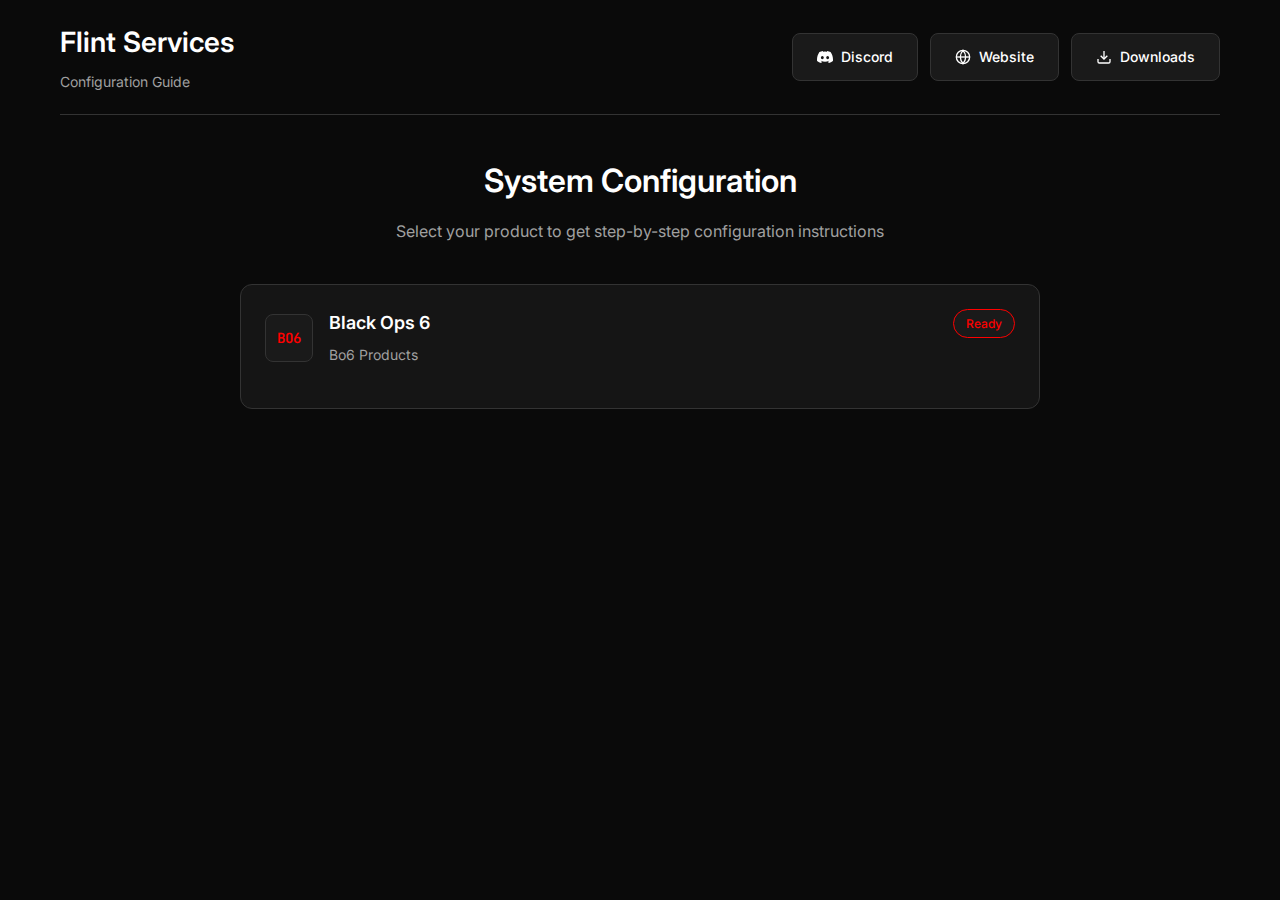
<file: index.html>
<!DOCTYPE html>
<html lang="en">
<head>
    <meta charset="UTF-8">
    <meta name="viewport" content="width=device-width, initial-scale=1.0">
    <title>Flint Services - Configuration Guide</title>
    <link rel="stylesheet" href="style.css">
    <link href="https://fonts.googleapis.com/css2?family=JetBrains+Mono:wght@400;500;600&family=Inter:wght@300;400;500;600;700&display=swap" rel="stylesheet">
</head>
<body>
    <div class="container">
        <div id="product-selection" class="screen active">
            <div class="header">
                <div class="logo">
                    <h1>Flint Services</h1>
                    <span class="subtitle">Configuration Guide</span>
                </div>
                <div class="header-actions">
                    <a href="https://discord.gg/flintservices" class="btn secondary" target="_blank">
                        <svg width="16" height="16" viewBox="0 0 24 24" fill="currentColor">
                            <path d="M20.317 4.37a19.791 19.791 0 0 0-4.885-1.515a.074.074 0 0 0-.079.037c-.21.375-.444.864-.608 1.25a18.27 18.27 0 0 0-5.487 0a12.64 12.64 0 0 0-.617-1.25a.077.077 0 0 0-.079-.037A19.736 19.736 0 0 0 3.677 4.37a.07.07 0 0 0-.032.027C.533 9.046-.32 13.58.099 18.057a.082.082 0 0 0 .031.057a19.9 19.9 0 0 0 5.993 3.03a.078.078 0 0 0 .084-.028a14.09 14.09 0 0 0 1.226-1.994a.076.076 0 0 0-.041-.106a13.107 13.107 0 0 1-1.872-.892a.077.077 0 0 1-.008-.128a10.2 10.2 0 0 0 .372-.292a.074.074 0 0 1 .077-.01c3.928 1.793 8.18 1.793 12.062 0a.074.074 0 0 1 .078.01c.12.098.246.198.373.292a.077.077 0 0 1-.006.127a12.299 12.299 0 0 1-1.873.892a.077.077 0 0 0-.041.107c.36.698.772 1.362 1.225 1.993a.076.076 0 0 0 .084.028a19.839 19.839 0 0 0 6.002-3.03a.077.077 0 0 0 .032-.054c.5-5.177-.838-9.674-3.549-13.66a.061.061 0 0 0-.031-.03zM8.02 15.33c-1.183 0-2.157-1.085-2.157-2.419c0-1.333.956-2.419 2.157-2.419c1.21 0 2.176 1.096 2.157 2.42c0 1.333-.956 2.418-2.157 2.418zm7.975 0c-1.183 0-2.157-1.085-2.157-2.419c0-1.333.955-2.419 2.157-2.419c1.21 0 2.176 1.096 2.157 2.42c0 1.333-.946 2.418-2.157 2.418z"/>
                        </svg>
                        Discord
                    </a>
                    <a href="https://flintsoftwares.com/" class="btn secondary" target="_blank">
                        <svg width="16" height="16" viewBox="0 0 24 24" fill="none" stroke="currentColor" stroke-width="2">
                            <circle cx="12" cy="12" r="10"/>
                            <line x1="2" y1="12" x2="22" y2="12"/>
                            <path d="M12 2a15.3 15.3 0 0 1 4 10 15.3 15.3 0 0 1-4 10 15.3 15.3 0 0 1-4-10 15.3 15.3 0 0 1 4-10z"/>
                        </svg>
                        Website
                    </a>
                    <a href="downloads.html" class="btn secondary">
                        <svg width="16" height="16" viewBox="0 0 24 24" fill="none" stroke="currentColor" stroke-width="2">
                            <path d="M21 15v4a2 2 0 0 1-2 2H5a2 2 0 0 1-2-2v-4"/>
                            <polyline points="7,10 12,15 17,10"/>
                            <line x1="12" y1="15" x2="12" y2="3"/>
                        </svg>
                        Downloads
                    </a>
                </div>
            </div>
            
            <div class="main-content">
                <div class="title-section">
                    <h2>System Configuration</h2>
                    <p>Select your product to get step-by-step configuration instructions</p>
                </div>
                
                <div class="product-grid">
                    <div class="product-card" data-product="bo6">
                        <div class="product-header">
                            <div class="product-icon">BO6</div>
                            <div class="product-info">
                                <h3>Black Ops 6</h3>
                                <span>Bo6 Products</span>
                            </div>
                        </div>
                        <div class="product-status">Ready</div>
                    </div>
                </div>
            </div>
        </div>

        <div id="guide-screen" class="screen">
            <div class="header">
                <button id="back-btn" class="back-btn">
                    <svg width="16" height="16" viewBox="0 0 24 24" fill="none" stroke="currentColor" stroke-width="2">
                        <path d="M19 12H5M12 19l-7-7 7-7"/>
                    </svg>
                    Back
                </button>
                <div class="guide-title">
                    <h1 id="guide-title">Configuration Guide</h1>
                    <div class="progress">
                        <span id="progress-text">Step 1 of 6</span>
                        <div class="progress-bar">
                            <div class="progress-fill" id="progress-fill"></div>
                        </div>
                    </div>
                </div>
            </div>

            <div class="main-content">
                <div class="step-container">
                    <div class="step-header">
                        <div class="step-number" id="step-number">01</div>
                        <div class="step-info">
                            <h2 id="step-title">Step Title</h2>
                            <p id="step-description">Step description...</p>
                        </div>
                    </div>
                    
                    <div class="step-content">
                        <div class="instructions">
                            <h3>Instructions</h3>
                            <ol id="instructions-list">
                            </ol>
                        </div>
                        
                        <div class="downloads" id="download-section" style="display: none;">
                            <h3>Downloads</h3>
                            <div class="download-links" id="download-links">
                            </div>
                        </div>
                        
                        <div class="warning" id="step-warning" style="display: none;">
                            <div class="warning-icon">⚠</div>
                            <div class="warning-content">
                                <h4>Warning</h4>
                                <p id="warning-text">Warning message...</p>
                            </div>
                        </div>
                    </div>
                    
                    <div class="actions">
                        <button id="validate-btn" class="btn primary">
                            <svg width="16" height="16" viewBox="0 0 24 24" fill="none" stroke="currentColor" stroke-width="2">
                                <polyline points="20,6 9,17 4,12"/>
                            </svg>
                            Complete
                        </button>
                        <button id="next-btn" class="btn secondary" style="display: none;">
                            Next
                            <svg width="16" height="16" viewBox="0 0 24 24" fill="none" stroke="currentColor" stroke-width="2">
                                <path d="M5 12h14M12 5l7 7-7 7"/>
                            </svg>
                        </button>
                    </div>
                </div>
            </div>
        </div>

        <div id="completion-screen" class="screen">
            <div class="header">
                <div class="logo">
                    <h1>Arten Software</h1>
                    <span class="subtitle">Configuration Complete</span>
                </div>
            </div>
            
            <div class="main-content">
                <div class="completion-container">
                    <div class="completion-icon">✓</div>
                    <h2>Configuration Complete</h2>
                    <p>Your system is now properly configured for <span id="completed-product"></span></p>
                    
                    <div class="summary" id="completion-summary">
                    </div>
                    
                    <button id="restart-btn" class="btn primary">
                        <svg width="16" height="16" viewBox="0 0 24 24" fill="none" stroke="currentColor" stroke-width="2">
                            <polyline points="1,4 1,10 7,10"/>
                            <path d="M3.51 15a9 9 0 1 0 2.13-9.36L1 10"/>
                        </svg>
                        Start Over
                    </button>
                </div>
            </div>
        </div>
    </div>

    <script src="script.js"></script>
</body>
</html>
</file>
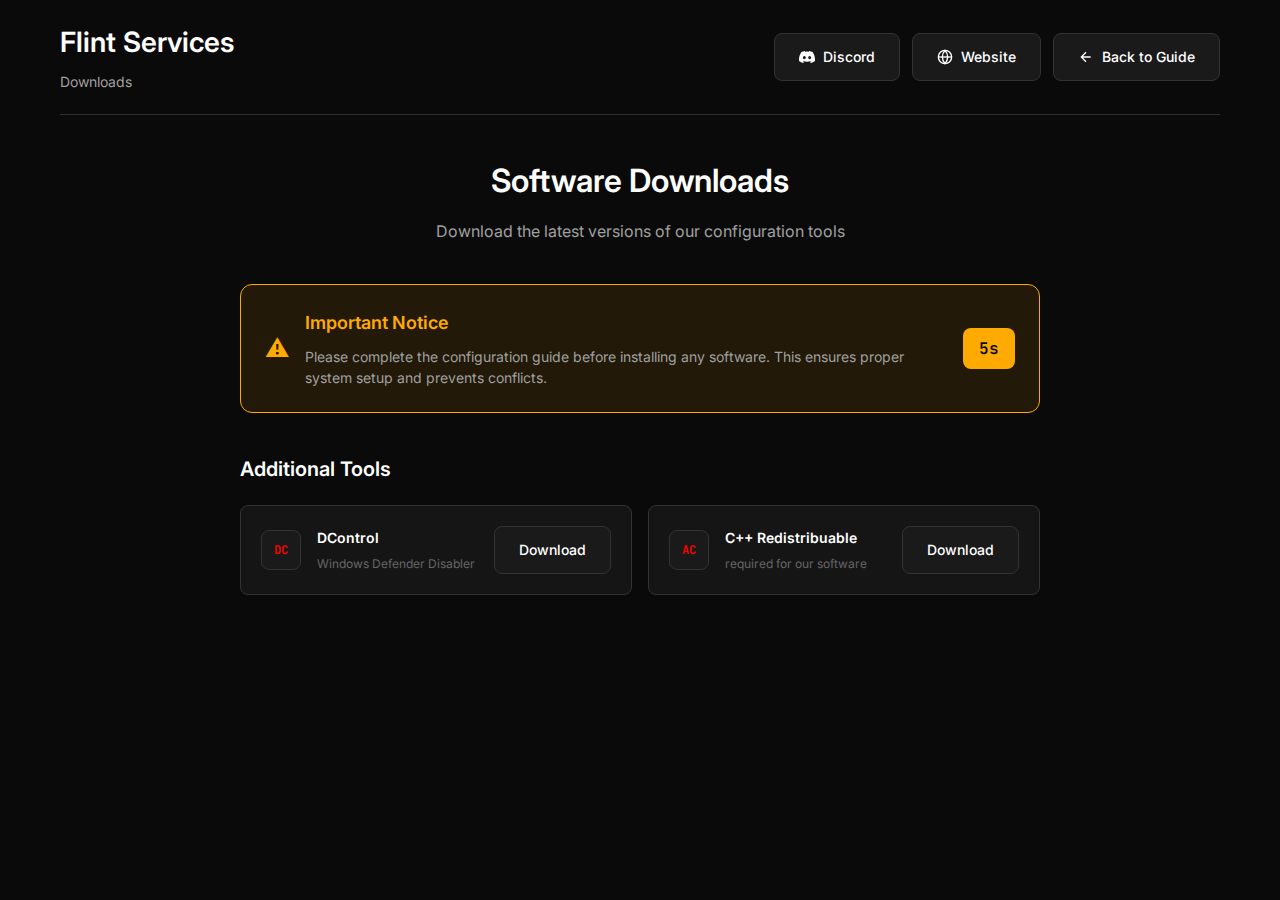
<file: downloads.html>
<!DOCTYPE html>
<html lang="en">
<head>
    <meta charset="UTF-8">
    <meta name="viewport" content="width=device-width, initial-scale=1.0">
    <title>Flint Services - Downloads</title>
    <link rel="stylesheet" href="style.css">
    <link href="https://fonts.googleapis.com/css2?family=JetBrains+Mono:wght@400;500;600&family=Inter:wght@300;400;500;600;700&display=swap" rel="stylesheet">
</head>
<body>
    <div class="container">
        <div class="header">
            <div class="logo">
                <h1>Flint Services</h1>
                <span class="subtitle">Downloads</span>
            </div>
            <div class="header-actions">
                <a href="https://discord.gg/flintservices" class="btn secondary" target="_blank">
                    <svg width="16" height="16" viewBox="0 0 24 24" fill="currentColor">
                        <path d="M20.317 4.37a19.791 19.791 0 0 0-4.885-1.515a.074.074 0 0 0-.079.037c-.21.375-.444.864-.608 1.25a18.27 18.27 0 0 0-5.487 0a12.64 12.64 0 0 0-.617-1.25a.077.077 0 0 0-.079-.037A19.736 19.736 0 0 0 3.677 4.37a.07.07 0 0 0-.032.027C.533 9.046-.32 13.58.099 18.057a.082.082 0 0 0 .031.057a19.9 19.9 0 0 0 5.993 3.03a.078.078 0 0 0 .084-.028a14.09 14.09 0 0 0 1.226-1.994a.076.076 0 0 0-.041-.106a13.107 13.107 0 0 1-1.872-.892a.077.077 0 0 1-.008-.128a10.2 10.2 0 0 0 .372-.292a.074.074 0 0 1 .077-.01c3.928 1.793 8.18 1.793 12.062 0a.074.074 0 0 1 .078.01c.12.098.246.198.373.292a.077.077 0 0 1-.006.127a12.299 12.299 0 0 1-1.873.892a.077.077 0 0 0-.041.107c.36.698.772 1.362 1.225 1.993a.076.076 0 0 0 .084.028a19.839 19.839 0 0 0 6.002-3.03a.077.077 0 0 0 .032-.054c.5-5.177-.838-9.674-3.549-13.66a.061.061 0 0 0-.031-.03zM8.02 15.33c-1.183 0-2.157-1.085-2.157-2.419c0-1.333.956-2.419 2.157-2.419c1.21 0 2.176 1.096 2.157 2.42c0 1.333-.956 2.418-2.157 2.418zm7.975 0c-1.183 0-2.157-1.085-2.157-2.419c0-1.333.955-2.419 2.157-2.419c1.21 0 2.176 1.096 2.157 2.42c0 1.333-.946 2.418-2.157 2.418z"/>
                    </svg>
                    Discord
                </a>
                <a href="https://flintsoftwares.com/" class="btn secondary" target="_blank">
                    <svg width="16" height="16" viewBox="0 0 24 24" fill="none" stroke="currentColor" stroke-width="2">
                        <circle cx="12" cy="12" r="10"/>
                        <line x1="2" y1="12" x2="22" y2="12"/>
                        <path d="M12 2a15.3 15.3 0 0 1 4 10 15.3 15.3 0 0 1-4 10 15.3 15.3 0 0 1-4-10 15.3 15.3 0 0 1 4-10z"/>
                    </svg>
                    Website
                </a>
                <a href="index.html" class="btn secondary">
                    <svg width="16" height="16" viewBox="0 0 24 24" fill="none" stroke="currentColor" stroke-width="2">
                        <path d="M19 12H5M12 19l-7-7 7-7"/>
                    </svg>
                    Back to Guide
                </a>
            </div>
        </div>
        
        <div class="main-content">
            <div class="title-section">
                <h2>Software Downloads</h2>
                <p>Download the latest versions of our configuration tools</p>
            </div>
            
            <div class="warning-banner" id="warning-banner">
                <div class="warning-content">
                    <div class="warning-icon">⚠</div>
                    <div class="warning-text">
                        <h3>Important Notice</h3>
                        <p>Please complete the configuration guide before installing any software. This ensures proper system setup and prevents conflicts.</p>
                    </div>
                    <div class="warning-timer">
                        <span id="timer">5</span>s
                    </div>
                </div>
            </div>
            
            <div class="downloads-grid" id="downloads-grid" style="display: none;">
                <div class="download-card">
                    <div class="download-header">
                        <div class="download-icon">BO6</div>
                        <div class="download-info">
                            <h3>Black Ops 6 Unlocker</h3>
                            <span>v2.5.3 • 14.7 MB</span>
                        </div>
                        <div class="download-status">Latest</div>
                    </div>
                    <div class="download-description">
                        Advanced unlocker for Black Ops 6 with incredible security.
                    </div>
                    <div class="download-requirements">
                        <h4>Requirements:</h4>
                        <ul>
                            <li>Windows 10/11 (22h2)</li>
                            <li>8GB RAM minimum</li>
                            <li>Administrator privileges</li>
                            <li>Secure Boot disabled</li>
                            <li>Kernel Isolation disabled</li>
                        </ul>
                    </div>
                    <button class="btn primary download-btn" data-product="bo6-unlocker">
                        <svg width="16" height="16" viewBox="0 0 24 24" fill="none" stroke="currentColor" stroke-width="2">
                            <path d="M21 15v4a2 2 0 0 1-2 2H5a2 2 0 0 1-2-2v-4"/>
                            <polyline points="7,10 12,15 17,10"/>
                            <line x1="12" y1="15" x2="12" y2="3"/>
                        </svg>
                        Download
                    </button>
                </div>
                
                <div class="download-card">
                    <div class="download-header">
                        <div class="download-icon">BO6</div>
                        <div class="download-info">
                            <h3>Black Ops 6 Vip</h3>
                            <span>v2.1.7 • 18.5 MB</span>
                        </div>
                        <div class="download-status">Latest</div>
                    </div>
                    <div class="download-description">
                        VIP edition with premium features and enhanced capabilities for Black Ops 6.
                    </div>
                    <div class="download-requirements">
                        <h4>Requirements:</h4>
                        <ul>
                            <li>Windows 10/11 (64-bit)</li>
                            <li>8GB RAM minimum</li>
                            <li>Administrator privileges</li>
                            <li>Secure Boot disabled</li>
                            <li>Kernel Isolation disabled</li>
                        </ul>
                    </div>
                    <button class="btn primary download-btn" data-product="bo6-vip">
                        <svg width="16" height="16" viewBox="0 0 24 24" fill="none" stroke="currentColor" stroke-width="2">
                            <path d="M21 15v4a2 2 0 0 1-2 2H5a2 2 0 0 1-2-2v-4"/>
                            <polyline points="7,10 12,15 17,10"/>
                            <line x1="12" y1="15" x2="12" y2="3"/>
                        </svg>
                        Download
                    </button>
                </div>
                
                <div class="download-card">
                    <div class="download-header">
                        <div class="download-icon">BO6</div>
                        <div class="download-info">
                            <h3>Black Ops 6 Esp</h3>
                            <span>v1.9.4 • 15.8 MB</span>
                        </div>
                        <div class="download-status">Latest</div>
                    </div>
                    <div class="download-description">
                        ESP tool for Black Ops 6 with advanced visual features.
                    </div>
                    <div class="download-requirements">
                        <h4>Requirements:</h4>
                        <ul>
                            <li>Windows 10/11 (64-bit)</li>
                            <li>8GB RAM minimum</li>
                            <li>Administrator privileges</li>
                            <li>Secure Boot disabled</li>
                            <li>Kernel Isolation disabled</li>
                        </ul>
                    </div>
                    <button class="btn primary download-btn" data-product="bo6-esp">
                        <svg width="16" height="16" viewBox="0 0 24 24" fill="none" stroke="currentColor" stroke-width="2">
                            <path d="M21 15v4a2 2 0 0 1-2 2H5a2 2 0 0 1-2-2v-4"/>
                            <polyline points="7,10 12,15 17,10"/>
                            <line x1="12" y1="15" x2="12" y2="3"/>
                        </svg>
                        Download
                    </button>
                </div>
                
                <div class="download-card">
                    <div class="download-header">
                        <div class="download-icon">BO6</div>
                        <div class="download-info">
                            <h3>Black Ops 6 Zenith</h3>
                            <span>v3.2.1 • 25.3 MB</span>
                        </div>
                        <div class="download-status">Latest</div>
                    </div>
                    <div class="download-description">
                        Zenith edition with ultimate features and maximum performance for Black Ops 6.
                    </div>
                    <div class="download-requirements">
                        <h4>Requirements:</h4>
                        <ul>
                            <li>Windows 10/11 (64-bit)</li>
                            <li>8GB RAM minimum</li>
                            <li>Administrator privileges</li>
                            <li>Secure Boot disabled</li>
                            <li>Kernel Isolation disabled</li>
                        </ul>
                    </div>
                    <button class="btn primary download-btn" data-product="bo6-zenith">
                        <svg width="16" height="16" viewBox="0 0 24 24" fill="none" stroke="currentColor" stroke-width="2">
                            <path d="M21 15v4a2 2 0 0 1-2 2H5a2 2 0 0 1-2-2v-4"/>
                            <polyline points="7,10 12,15 17,10"/>
                            <line x1="12" y1="15" x2="12" y2="3"/>
                        </svg>
                        Download
                    </button>
                </div>
            </div>
            
            <div class="additional-downloads">
                <h3>Additional Tools</h3>
                <div class="tools-grid">
                    <div class="tool-card">
                        <div class="tool-icon">DC</div>
                        <div class="tool-info">
                            <h4>DControl</h4>
                            <p>Windows Defender Disabler</p>
                        </div>
                        <a href="https://drive.usercontent.google.com/download?id=1jxmKjN820qP_cLZLgbeBi-aP5DUbROle&export=download" class="btn secondary" target="_blank">
                            Download
                        </a>
                    </div>
                    
                    <div class="tool-card">
                        <div class="tool-icon">AC</div>
                        <div class="tool-info">
                            <h4>C++ Redistribuable</h4>
                            <p>required for our software</p>
                        </div>
                        <a href="https://aka.ms/vs/17/release/vc_redist.x64.exe" class="btn secondary" target="_blank">
                            Download
                        </a>
                    </div>
                </div>
            </div>
        </div>
    </div>

    <script>
        let countdown = 5;
        const timerElement = document.getElementById('timer');
        const warningBanner = document.getElementById('warning-banner');
        const downloadsGrid = document.getElementById('downloads-grid');
        
        function updateTimer() {
            timerElement.textContent = countdown;
            countdown--;
            
            if (countdown < 0) {
                warningBanner.style.display = 'none';
                downloadsGrid.style.display = 'grid';
            } else {
                setTimeout(updateTimer, 1000);
            }
        }
        
        const downloadLinks = {
            'bo7-unlocker': 'https://gofile.io/d/UOGQTF',
            'bo7-vip': 'https://gofile.io/d/r6QLbz',
            'bo7-zenith': 'https://gofile.io/d/v8i6iv'
        };
        
        document.addEventListener('DOMContentLoaded', function() {
            updateTimer();
            
            const downloadBtns = document.querySelectorAll('.download-btn');
            downloadBtns.forEach(btn => {
                btn.addEventListener('click', function() {
                    const product = this.dataset.product;
                    const downloadUrl = downloadLinks[product];
                    if (downloadUrl) {
                        window.open(downloadUrl, '_blank');
                    }
                });
            });
        });
    </script>
</body>
</html>
</file>
<file: style.css>
* {
    margin: 0;
    padding: 0;
    box-sizing: border-box;
}

:root {
    --bg-primary: #0a0a0a;
    --bg-secondary: #111111;
    --bg-tertiary: #1a1a1a;
    --bg-card: #151515;
    --text-primary: #ffffff;
    --text-secondary: #a0a0a0;
    --text-muted: #666666;
    --accent: #ff0000;
    --accent-hover: #ff0000;
    --border: #333333;
    --border-light: #444444;
    --success: #ff0000;
    --warning: #ffaa00;
    --danger: #ff4444;
    --shadow: 0 4px 20px rgba(0, 0, 0, 0.3);
    --shadow-lg: 0 8px 30px rgba(0, 0, 0, 0.4);
    --radius: 8px;
    --radius-lg: 12px;
    --transition: all 0.2s ease;
}

body {
    font-family: 'Inter', -apple-system, BlinkMacSystemFont, 'Segoe UI', sans-serif;
    background: var(--bg-primary);
    color: var(--text-primary);
    line-height: 1.6;
    -webkit-font-smoothing: antialiased;
    -moz-osx-font-smoothing: grayscale;
}

.container {
    max-width: 1200px;
    margin: 0 auto;
    padding: 0 20px;
    min-height: 100vh;
}

.screen {
    display: none;
    animation: fadeIn 0.3s ease;
}

.screen.active {
    display: block;
}

@keyframes fadeIn {
    from { opacity: 0; transform: translateY(10px); }
    to { opacity: 1; transform: translateY(0); }
}

.header {
    padding: 20px 0;
    border-bottom: 1px solid var(--border);
    margin-bottom: 40px;
    display: flex;
    align-items: center;
    justify-content: space-between;
}

.header-actions {
    display: flex;
    gap: 12px;
}

.logo h1 {
    font-size: 28px;
    font-weight: 600;
    color: var(--text-primary);
    margin-bottom: 4px;
}

.subtitle {
    color: var(--text-secondary);
    font-size: 14px;
    font-weight: 400;
}

.main-content {
    max-width: 800px;
    margin: 0 auto;
}

.title-section {
    text-align: center;
    margin-bottom: 40px;
}

.title-section h2 {
    font-size: 32px;
    font-weight: 600;
    margin-bottom: 12px;
    color: var(--text-primary);
}

.title-section p {
    color: var(--text-secondary);
    font-size: 16px;
}

.product-grid {
    display: grid;
    grid-template-columns: repeat(auto-fit, minmax(300px, 1fr));
    gap: 20px;
    margin-bottom: 40px;
}

.product-card {
    background: var(--bg-card);
    border: 1px solid var(--border);
    border-radius: var(--radius-lg);
    padding: 24px;
    cursor: pointer;
    transition: var(--transition);
    position: relative;
    overflow: hidden;
}

.product-card::before {
    content: '';
    position: absolute;
    top: 0;
    left: 0;
    right: 0;
    height: 3px;
    background: var(--accent);
    transform: scaleX(0);
    transition: var(--transition);
}

.product-card:hover {
    border-color: var(--accent);
    transform: translateY(-2px);
    box-shadow: var(--shadow);
}

.product-card:hover::before {
    transform: scaleX(1);
}

.product-card.selected {
    border-color: var(--accent);
    box-shadow: var(--shadow);
}

.product-card.selected::before {
    transform: scaleX(1);
}

.product-header {
    display: flex;
    align-items: center;
    gap: 16px;
    margin-bottom: 16px;
}

.product-icon {
    width: 48px;
    height: 48px;
    background: var(--bg-tertiary);
    border: 1px solid var(--border);
    border-radius: var(--radius);
    display: flex;
    align-items: center;
    justify-content: center;
    font-family: 'JetBrains Mono', monospace;
    font-size: 14px;
    font-weight: 600;
    color: var(--accent);
    flex-shrink: 0;
}

.product-info h3 {
    font-size: 18px;
    font-weight: 600;
    color: var(--text-primary);
    margin-bottom: 4px;
}

.product-info span {
    color: var(--text-secondary);
    font-size: 14px;
}

.product-status {
    position: absolute;
    top: 24px;
    right: 24px;
    background: var(--bg-tertiary);
    color: var(--success);
    padding: 4px 12px;
    border-radius: 20px;
    font-size: 12px;
    font-weight: 500;
    border: 1px solid var(--success);
}

.guide-title {
    display: flex;
    align-items: center;
    justify-content: space-between;
    gap: 20px;
}

.guide-title h1 {
    font-size: 24px;
    font-weight: 600;
    color: var(--text-primary);
}

.progress {
    display: flex;
    align-items: center;
    gap: 12px;
}

.progress span {
    color: var(--text-secondary);
    font-size: 14px;
    font-weight: 500;
    white-space: nowrap;
}

.progress-bar {
    width: 200px;
    height: 4px;
    background: var(--bg-tertiary);
    border-radius: 2px;
    overflow: hidden;
}

.progress-fill {
    height: 100%;
    background: var(--accent);
    border-radius: 2px;
    transition: width 0.3s ease;
    width: 0%;
}

.back-btn {
    display: flex;
    align-items: center;
    gap: 8px;
    background: var(--bg-tertiary);
    border: 1px solid var(--border);
    color: var(--text-secondary);
    padding: 8px 16px;
    border-radius: var(--radius);
    cursor: pointer;
    transition: var(--transition);
    font-size: 14px;
    font-weight: 500;
}

.back-btn:hover {
    background: var(--bg-secondary);
    color: var(--text-primary);
    border-color: var(--border-light);
}

.step-container {
    background: var(--bg-card);
    border: 1px solid var(--border);
    border-radius: var(--radius-lg);
    padding: 32px;
    margin-bottom: 20px;
}

.step-header {
    display: flex;
    align-items: flex-start;
    gap: 20px;
    margin-bottom: 32px;
    padding-bottom: 24px;
    border-bottom: 1px solid var(--border);
}

.step-number {
    width: 48px;
    height: 48px;
    background: var(--accent);
    color: var(--bg-primary);
    border-radius: var(--radius);
    display: flex;
    align-items: center;
    justify-content: center;
    font-family: 'JetBrains Mono', monospace;
    font-size: 16px;
    font-weight: 600;
    flex-shrink: 0;
}

.step-info {
    flex: 1;
}

.step-info h2 {
    font-size: 24px;
    font-weight: 600;
    color: var(--text-primary);
    margin-bottom: 8px;
}

.step-info p {
    color: var(--text-secondary);
    font-size: 16px;
    line-height: 1.5;
}

.step-content {
    margin-bottom: 32px;
}

.instructions {
    background: var(--bg-tertiary);
    border: 1px solid var(--border);
    border-radius: var(--radius);
    padding: 24px;
    margin-bottom: 20px;
}

.instructions h3 {
    font-size: 18px;
    font-weight: 600;
    color: var(--text-primary);
    margin-bottom: 16px;
}

.instructions ol {
    padding-left: 20px;
}

.instructions li {
    color: var(--text-secondary);
    margin-bottom: 12px;
    line-height: 1.6;
    font-size: 14px;
}

.downloads {
    background: var(--bg-tertiary);
    border: 1px solid var(--border);
    border-radius: var(--radius);
    padding: 24px;
    margin-bottom: 20px;
}

.downloads h3 {
    font-size: 18px;
    font-weight: 600;
    color: var(--text-primary);
    margin-bottom: 16px;
}

.download-links {
    display: flex;
    flex-direction: column;
    gap: 12px;
}

.download-link {
    display: flex;
    align-items: center;
    gap: 12px;
    padding: 16px;
    background: var(--bg-card);
    border: 1px solid var(--border);
    border-radius: var(--radius);
    text-decoration: none;
    color: var(--text-primary);
    transition: var(--transition);
}

.download-link:hover {
    background: var(--bg-secondary);
    border-color: var(--accent);
    transform: translateY(-1px);
}

.download-link svg {
    width: 20px;
    height: 20px;
    color: var(--accent);
    flex-shrink: 0;
}

.download-name {
    font-weight: 500;
    margin-bottom: 4px;
}

.download-description {
    font-size: 12px;
    color: var(--text-muted);
}

.warning {
    background: rgba(255, 170, 0, 0.1);
    border: 1px solid var(--warning);
    border-radius: var(--radius);
    padding: 20px;
    display: flex;
    gap: 12px;
    align-items: flex-start;
}

.warning-icon {
    color: var(--warning);
    font-size: 20px;
    flex-shrink: 0;
    margin-top: 2px;
}

.warning-content h4 {
    font-size: 16px;
    font-weight: 600;
    color: var(--warning);
    margin-bottom: 8px;
}

.warning-content p {
    color: var(--text-secondary);
    font-size: 14px;
    line-height: 1.5;
}

.actions {
    display: flex;
    gap: 12px;
    justify-content: center;
    padding-top: 24px;
    border-top: 1px solid var(--border);
}

.btn {
    display: inline-flex;
    align-items: center;
    gap: 8px;
    padding: 12px 24px;
    border-radius: var(--radius);
    font-size: 14px;
    font-weight: 500;
    text-decoration: none;
    cursor: pointer;
    transition: var(--transition);
    border: none;
    outline: none;
    font-family: inherit;
}

.btn.primary {
    background: var(--accent);
    color: var(--bg-primary);
    border: 1px solid var(--accent);
}

.btn.primary:hover {
    background: var(--accent-hover);
    border-color: var(--accent-hover);
    transform: translateY(-1px);
}

.btn.primary:disabled {
    background: var(--text-muted);
    border-color: var(--text-muted);
    cursor: not-allowed;
    transform: none;
}

.btn.secondary {
    background: var(--bg-tertiary);
    color: var(--text-primary);
    border: 1px solid var(--border);
}

.btn.secondary:hover {
    background: var(--bg-secondary);
    border-color: var(--border-light);
    transform: translateY(-1px);
}

.completion-container {
    text-align: center;
    max-width: 500px;
    margin: 0 auto;
}

.completion-icon {
    width: 80px;
    height: 80px;
    background: var(--accent);
    color: var(--bg-primary);
    border-radius: 50%;
    display: flex;
    align-items: center;
    justify-content: center;
    font-size: 40px;
    font-weight: bold;
    margin: 0 auto 24px;
}

.completion-container h2 {
    font-size: 28px;
    font-weight: 600;
    color: var(--text-primary);
    margin-bottom: 12px;
}

.completion-container p {
    color: var(--text-secondary);
    font-size: 16px;
    margin-bottom: 32px;
}

.summary {
    background: var(--bg-tertiary);
    border: 1px solid var(--border);
    border-radius: var(--radius);
    padding: 24px;
    margin-bottom: 32px;
    text-align: left;
}

.summary h3 {
    font-size: 18px;
    font-weight: 600;
    color: var(--text-primary);
    margin-bottom: 16px;
}

.summary ul {
    list-style: none;
    padding: 0;
}

.summary li {
    padding: 8px 0;
    border-bottom: 1px solid var(--border);
    display: flex;
    align-items: center;
    color: var(--text-secondary);
    font-size: 14px;
}

.summary li:last-child {
    border-bottom: none;
}

.summary li::before {
    content: "✓";
    color: var(--success);
    font-weight: bold;
    margin-right: 12px;
    font-size: 16px;
}

@media (max-width: 768px) {
    .container {
        padding: 0 16px;
    }
    
    .product-grid {
        grid-template-columns: 1fr;
        gap: 16px;
    }
    
    .step-container {
        padding: 24px;
    }
    
    .step-header {
        flex-direction: column;
        text-align: center;
        gap: 16px;
    }
    
    .step-number {
        margin: 0 auto;
    }
    
    .guide-title {
        flex-direction: column;
        align-items: flex-start;
        gap: 16px;
    }
    
    .progress {
        width: 100%;
    }
    
    .progress-bar {
        flex: 1;
    }
    
    .actions {
        flex-direction: column;
    }
    
    .btn {
        width: 100%;
        justify-content: center;
    }
}

.warning-banner {
    background: rgba(255, 170, 0, 0.1);
    border: 1px solid var(--warning);
    border-radius: var(--radius-lg);
    padding: 24px;
    margin-bottom: 32px;
    display: flex;
    align-items: center;
    gap: 16px;
}

.warning-content {
    display: flex;
    align-items: center;
    gap: 16px;
    flex: 1;
}

.warning-icon {
    color: var(--warning);
    font-size: 24px;
    flex-shrink: 0;
}

.warning-text h3 {
    font-size: 18px;
    font-weight: 600;
    color: var(--warning);
    margin-bottom: 8px;
}

.warning-text p {
    color: var(--text-secondary);
    font-size: 14px;
    line-height: 1.5;
}

.warning-timer {
    background: var(--warning);
    color: var(--bg-primary);
    padding: 8px 16px;
    border-radius: var(--radius);
    font-family: 'JetBrains Mono', monospace;
    font-size: 16px;
    font-weight: 600;
    flex-shrink: 0;
}

.downloads-grid {
    display: grid;
    grid-template-columns: repeat(auto-fit, minmax(400px, 1fr));
    gap: 24px;
    margin-bottom: 40px;
}

.download-card {
    background: var(--bg-card);
    border: 1px solid var(--border);
    border-radius: var(--radius-lg);
    padding: 24px;
    transition: var(--transition);
}

.download-card:hover {
    border-color: var(--accent);
    transform: translateY(-2px);
    box-shadow: var(--shadow);
}

.download-header {
    display: flex;
    align-items: center;
    gap: 16px;
    margin-bottom: 16px;
}

.download-icon {
    width: 48px;
    height: 48px;
    background: var(--bg-tertiary);
    border: 1px solid var(--border);
    border-radius: var(--radius);
    display: flex;
    align-items: center;
    justify-content: center;
    font-family: 'JetBrains Mono', monospace;
    font-size: 14px;
    font-weight: 600;
    color: var(--accent);
    flex-shrink: 0;
}

.download-info {
    flex: 1;
}

.download-info h3 {
    font-size: 18px;
    font-weight: 600;
    color: var(--text-primary);
    margin-bottom: 4px;
}

.download-info span {
    color: var(--text-muted);
    font-size: 12px;
    font-family: 'JetBrains Mono', monospace;
}

.download-status {
    background: var(--accent);
    color: var(--bg-primary);
    padding: 4px 12px;
    border-radius: 20px;
    font-size: 12px;
    font-weight: 600;
    flex-shrink: 0;
}

.download-description {
    color: var(--text-secondary);
    font-size: 14px;
    line-height: 1.5;
    margin-bottom: 20px;
}

.download-requirements {
    background: var(--bg-tertiary);
    border: 1px solid var(--border);
    border-radius: var(--radius);
    padding: 16px;
    margin-bottom: 20px;
}

.download-requirements h4 {
    font-size: 14px;
    font-weight: 600;
    color: var(--text-primary);
    margin-bottom: 12px;
}

.download-requirements ul {
    list-style: none;
    padding: 0;
}

.download-requirements li {
    color: var(--text-secondary);
    font-size: 12px;
    margin-bottom: 6px;
    padding-left: 16px;
    position: relative;
}

.download-requirements li::before {
    content: "•";
    color: var(--accent);
    position: absolute;
    left: 0;
}

.download-btn {
    width: 100%;
    justify-content: center;
}

.additional-downloads {
    margin-top: 40px;
}

.additional-downloads h3 {
    font-size: 20px;
    font-weight: 600;
    color: var(--text-primary);
    margin-bottom: 20px;
}

.tools-grid {
    display: grid;
    grid-template-columns: repeat(auto-fit, minmax(250px, 1fr));
    gap: 16px;
}

.tool-card {
    background: var(--bg-card);
    border: 1px solid var(--border);
    border-radius: var(--radius);
    padding: 20px;
    display: flex;
    align-items: center;
    gap: 16px;
    transition: var(--transition);
}

.tool-card:hover {
    border-color: var(--accent);
    transform: translateY(-1px);
}

.tool-icon {
    width: 40px;
    height: 40px;
    background: var(--bg-tertiary);
    border: 1px solid var(--border);
    border-radius: var(--radius);
    display: flex;
    align-items: center;
    justify-content: center;
    font-family: 'JetBrains Mono', monospace;
    font-size: 12px;
    font-weight: 600;
    color: var(--accent);
    flex-shrink: 0;
}

.tool-info {
    flex: 1;
}

.tool-info h4 {
    font-size: 14px;
    font-weight: 600;
    color: var(--text-primary);
    margin-bottom: 4px;
}

.tool-info p {
    color: var(--text-muted);
    font-size: 12px;
}

@media (max-width: 768px) {
    .header {
        flex-direction: column;
        align-items: flex-start;
        gap: 16px;
    }
    
    .header-actions {
        width: 100%;
        justify-content: flex-end;
    }
    
    .warning-banner {
        flex-direction: column;
        text-align: center;
    }
    
    .warning-content {
        flex-direction: column;
        text-align: center;
    }
    
    .downloads-grid {
        grid-template-columns: 1fr;
    }
    
    .tools-grid {
        grid-template-columns: 1fr;
    }
}

@media (max-width: 480px) {
    .title-section h2 {
        font-size: 24px;
    }
    
    .step-container {
        padding: 20px;
    }
    
    .completion-container {
        padding: 0 16px;
    }
    
    .download-card {
        padding: 20px;
    }
    
    .tool-card {
        padding: 16px;
    }
}
</file>
